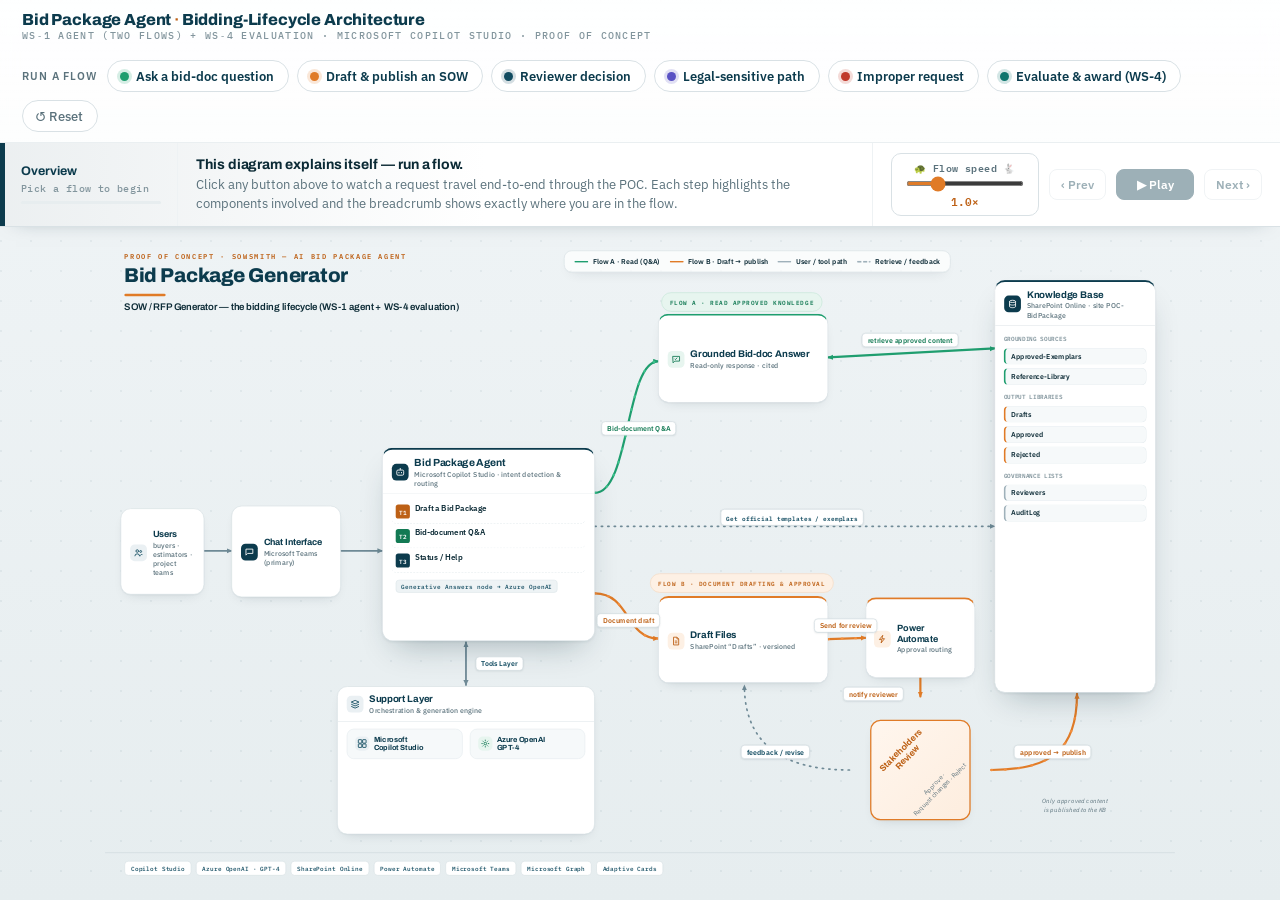
<file: SOWsmith/docs/assets/Bid-Package-Generator_Architecture_Diagram.html>
<!DOCTYPE html>
<html lang="en">
<head>
<meta charset="UTF-8" />
<meta name="viewport" content="width=device-width, initial-scale=1.0" />
<title>Bid Package Generator (SOW/RFP) — Interactive Architecture</title>
<link rel="preconnect" href="https://fonts.googleapis.com">
<link rel="preconnect" href="https://fonts.gstatic.com" crossorigin>
<link href="https://fonts.googleapis.com/css2?family=Archivo:wght@500;600;700;800&family=IBM+Plex+Mono:wght@400;500;600&family=IBM+Plex+Sans:wght@400;500;600;700&display=swap" rel="stylesheet">
<style>
  :root{
    --ink:#0B2A35; --navy:#0C3B4D; --navy-2:#114b60;
    --green:#1f9e6f; --green-deep:#137a54; --green-soft:#e7f5ef;
    --amber:#e07b27; --amber-deep:#bd6015; --amber-soft:#fdf0e4;
    --red:#c0392b; --indigo:#5a52c4;
    --line:#9fb1ba; --line-soft:#cdd8dd;
    --paper:#eef3f5; --card:#ffffff; --muted:#5b727c; --muted-2:#82959d; --border:#d9e1e5;
    --fx:#0C3B4D;
    --shadow:0 1px 2px rgba(11,42,53,.05), 0 8px 22px -12px rgba(11,42,53,.20);
    --shadow-lg:0 2px 4px rgba(11,42,53,.07), 0 24px 48px -20px rgba(11,42,53,.30);
  }
  *{box-sizing:border-box;}
  html,body{margin:0;padding:0;overflow-x:hidden;max-width:100%;}
  body{
    background:
      radial-gradient(circle at 1px 1px, rgba(12,59,77,.055) 1px, transparent 0) 0 0/30px 30px,
      linear-gradient(180deg,#f1f5f7 0%, #e6edef 100%);
    background-attachment:fixed;
    font-family:"IBM Plex Sans",sans-serif; color:var(--ink); min-height:100vh;
    -webkit-font-smoothing:antialiased;
  }

  /* ============ DOCK (controls) ============ */
  .dock{position:sticky;top:0;z-index:60;backdrop-filter:blur(8px);
        background:linear-gradient(180deg, rgba(255,255,255,.93), rgba(255,255,255,.82));
        border-bottom:1px solid var(--border);box-shadow:0 6px 20px -16px rgba(11,42,53,.5);}
  .topbar{display:flex;align-items:center;gap:18px;flex-wrap:wrap;padding:11px 22px 10px;}
  .brand{font-family:"Archivo",sans-serif;font-weight:800;font-size:16px;letter-spacing:-.01em;color:var(--navy);white-space:nowrap;}
  .brand b{color:var(--amber-deep);}
  .brand span{display:block;font-family:"IBM Plex Mono",monospace;font-size:9.5px;font-weight:500;letter-spacing:.14em;text-transform:uppercase;color:var(--muted-2);margin-top:1px;}
  .flowbtns{display:flex;align-items:center;gap:8px;flex-wrap:wrap;}
  .lead{font-size:11px;font-weight:600;color:var(--muted);text-transform:uppercase;letter-spacing:.08em;margin-right:2px;}
  .fbtn{font-family:"IBM Plex Sans",sans-serif;font-size:12.5px;font-weight:600;color:var(--navy);
        background:#fff;border:1px solid var(--border);border-radius:999px;padding:7px 14px 7px 12px;cursor:pointer;
        display:inline-flex;align-items:center;gap:7px;transition:all .16s ease;white-space:nowrap;}
  .fbtn .dot{width:9px;height:9px;border-radius:50%;background:var(--c);box-shadow:0 0 0 3px color-mix(in srgb,var(--c) 18%, transparent);}
  .fbtn:hover{transform:translateY(-1px);box-shadow:var(--shadow);border-color:var(--c);}
  .fbtn.active{background:var(--c);color:#fff;border-color:var(--c);box-shadow:0 6px 16px -8px var(--c);}
  .fbtn.active .dot{background:#fff;box-shadow:0 0 0 3px rgba(255,255,255,.3);}
  .fbtn.ask{--c:var(--green);} .fbtn.draft{--c:var(--amber);} .fbtn.decide{--c:var(--navy-2);}
  .fbtn.legal{--c:var(--indigo);} .fbtn.refuse{--c:var(--red);} .fbtn.evaluate{--c:#0f766e;}
  .fbtn.reset{--c:var(--muted);color:var(--muted);font-weight:500;}
  .fbtn.reset:hover{color:var(--navy);}

  /* narration bar */
  .narration{display:flex;align-items:stretch;gap:0;border-top:1px solid #eaeff1;flex-wrap:wrap;
             background:linear-gradient(90deg, color-mix(in srgb,var(--fx) 8%, #fff), #fff 38%);
             min-height:64px;padding:0;}
  .nar-accent{width:5px;background:var(--fx);flex:0 0 5px;transition:background .25s;}
  .nar-left{display:flex;flex-direction:column;justify-content:center;gap:4px;padding:10px 16px;border-right:1px solid #eef2f4;min-width:172px;}
  .flowchip{font-family:"Archivo",sans-serif;font-weight:700;font-size:12.5px;color:var(--fx);line-height:1.1;}
  .counter{font-family:"IBM Plex Mono",monospace;font-size:10px;font-weight:500;color:var(--muted-2);letter-spacing:.04em;}
  .progress{height:3px;border-radius:2px;background:#e7edef;overflow:hidden;width:140px;margin-top:2px;}
  .progress i{display:block;height:100%;width:0;background:var(--fx);border-radius:2px;transition:width .35s ease;}
  .nar-body{flex:1 1 360px;display:flex;flex-direction:column;justify-content:center;gap:3px;padding:9px 18px;min-width:0;}
  .nar-route{font-family:"IBM Plex Mono",monospace;font-size:10px;font-weight:600;letter-spacing:.02em;color:var(--fx);opacity:.92;display:none;}
  .nar-route:not(:empty){display:block;}
  .nar-body strong{font-family:"Archivo",sans-serif;font-weight:700;font-size:14px;color:var(--ink);letter-spacing:-.005em;}
  .nar-body span{font-size:12.5px;line-height:1.45;color:var(--muted);}
  .nar-ctrl{display:flex;align-items:center;gap:10px;padding:10px 18px;border-left:1px solid #eef2f4;flex-wrap:wrap;}
  .speed{display:flex;flex-direction:column;gap:3px;align-items:center;padding:4px 12px 5px;border:1px solid var(--border);
         border-radius:10px;background:#fff;}
  .speed label{font-family:"IBM Plex Mono",monospace;font-size:9.5px;font-weight:600;letter-spacing:.04em;color:var(--muted);white-space:nowrap;}
  .speed input[type=range]{width:118px;height:5px;accent-color:var(--amber);cursor:pointer;}
  .speed #speedVal{font-family:"IBM Plex Mono",monospace;font-size:10.5px;font-weight:600;color:var(--amber-deep);}
  .nbtn{font-family:"IBM Plex Sans",sans-serif;font-size:12px;font-weight:600;color:var(--navy);background:#fff;
        border:1px solid var(--border);border-radius:8px;padding:7px 11px;cursor:pointer;transition:all .14s;white-space:nowrap;}
  .nbtn:hover:not(:disabled){border-color:var(--fx);color:var(--fx);}
  .nbtn.play{background:var(--fx);color:#fff;border-color:var(--fx);min-width:78px;}
  .nbtn.play:hover{filter:brightness(1.08);color:#fff;}
  .nbtn:disabled{opacity:.4;cursor:not-allowed;}

  /* ============ STAGE ============ */
  .viewport{width:100%;overflow:hidden;padding-top:8px;}
  .stage{position:relative;width:1660px;height:1010px;transform-origin:top left;margin:0;transition:filter .3s;}

  svg.layer{position:absolute;inset:0;width:1660px;height:1010px;overflow:visible;pointer-events:none;}
  svg.wires{z-index:1;} svg.packets{z-index:5;}
  .wire{fill:none;stroke-linecap:round;stroke-linejoin:round;transition:opacity .3s;}
  .w-grey{stroke:#6f8a96;stroke-width:2.8;}
  .w-grey-dash{stroke:#6f8a96;stroke-width:2.6;stroke-dasharray:2 8;}
  .w-green{stroke:var(--green);stroke-width:3.4;}
  .w-amber{stroke:var(--amber);stroke-width:3.4;}
  .flow-dash{stroke-width:3.6;stroke-dasharray:1 20;opacity:.9;animation:flow var(--flow-dur,2.6s) linear infinite;}
  .flow-green{stroke:#3fc78f;} .flow-amber{stroke:#f59140;}
  @keyframes flow{to{stroke-dashoffset:-42;}}

  .packet .pk-halo{fill:currentColor;opacity:.28;}
  .packet .pk-core{fill:#fff;stroke:currentColor;stroke-width:3.5;}
  .packet{color:var(--fx);filter:drop-shadow(0 0 10px currentColor) drop-shadow(0 0 3px currentColor);}

  /* nodes */
  .node{position:absolute;z-index:2;background:var(--card);border:1px solid var(--border);border-radius:16px;
        box-shadow:var(--shadow);opacity:0;transform:translateY(10px);
        animation:rise .6s cubic-bezier(.2,.7,.3,1) forwards;transition:opacity .3s, filter .3s, box-shadow .3s, transform .25s;}
  @keyframes rise{to{opacity:1;transform:translateY(0);}}
  .node .hd{display:flex;align-items:center;gap:9px;padding:11px 14px 9px;border-bottom:1px solid var(--border);border-radius:16px 16px 0 0;}
  .node .ic{width:26px;height:26px;flex:0 0 26px;display:grid;place-items:center;border-radius:7px;}
  .node .ic svg{width:16px;height:16px;display:block;}
  .node .ti{font-family:"Archivo",sans-serif;font-weight:700;font-size:15px;letter-spacing:-.01em;line-height:1.1;color:var(--navy);}
  .node .sub{font-size:10.5px;color:var(--muted);font-weight:500;margin-top:2px;letter-spacing:.01em;}
  .node .bd{padding:11px 14px 13px;}
  .tag{display:inline-block;font-family:"IBM Plex Mono",monospace;font-size:9.5px;font-weight:500;letter-spacing:.02em;
       padding:2.5px 7px;border-radius:5px;background:#eef3f5;color:var(--navy-2);border:1px solid #dde6ea;}
  .acc-green{border-top:3px solid var(--green);} .acc-amber{border-top:3px solid var(--amber);} .acc-navy{border-top:3px solid var(--navy);}
  .ic-navy{background:var(--navy);color:#fff;} .ic-green{background:var(--green-soft);color:var(--green-deep);}
  .ic-amber{background:var(--amber-soft);color:var(--amber-deep);} .ic-slate{background:#eaf0f3;color:var(--navy-2);}

  .trow{display:flex;align-items:flex-start;gap:8px;padding:7px 6px;border-bottom:1px dashed #e4ebee;border-radius:7px;transition:background .2s,box-shadow .2s;}
  .trow:last-child{border-bottom:0;}
  .trow .n{font-family:"IBM Plex Mono",monospace;font-size:9.5px;font-weight:600;color:#fff;background:var(--navy);border-radius:4px;padding:2px 5px;flex:0 0 auto;margin-top:1px;}
  .trow .n.g{background:var(--green-deep);} .trow .n.a{background:var(--amber-deep);}
  .trow .tt{font-size:12px;font-weight:600;color:var(--ink);line-height:1.2;}
  .trow .td{font-size:10px;color:var(--muted);margin-top:1px;}

  .kbgroup{font-family:"IBM Plex Mono",monospace;font-size:9px;font-weight:600;letter-spacing:.08em;text-transform:uppercase;color:var(--muted-2);margin:10px 0 6px;}
  .kbgroup:first-child{margin-top:0;}
  .chip{display:flex;align-items:center;gap:7px;padding:6px 9px;border-radius:8px;background:#f6f9fa;border:1px solid #e6edf0;margin-bottom:5px;border-left-width:3px;transition:background .2s,box-shadow .2s,transform .2s;}
  .chip .cn{font-size:11px;font-weight:600;color:var(--ink);line-height:1.15;}
  .chip .cd{font-size:9.5px;color:var(--muted);}
  .chip.read{border-left-color:var(--green);} .chip.write{border-left-color:var(--amber);} .chip.meta{border-left-color:var(--line);}

  .subcard{background:#f6f9fa;border:1px solid #e6edf0;border-radius:11px;padding:10px 12px;transition:background .2s,box-shadow .2s;}
  .subcard .st{font-family:"Archivo",sans-serif;font-weight:700;font-size:12.5px;color:var(--navy);}
  .subcard .sd{font-size:10px;color:var(--muted);margin-top:2px;line-height:1.3;}

  .diamond{position:absolute;z-index:2;width:156px;height:156px;transform:rotate(45deg);
    background:linear-gradient(135deg,#fff6ee,#fdedde);border:2px solid var(--amber);border-radius:16px;
    box-shadow:var(--shadow);opacity:0;animation:rise .6s cubic-bezier(.2,.7,.3,1) forwards;transition:opacity .3s, box-shadow .3s, transform .25s;}
  .diamond .inner{position:absolute;inset:0;transform:rotate(-45deg);display:grid;place-items:center;text-align:center;padding:6px;}
  .diamond .dt{font-family:"Archivo",sans-serif;font-weight:700;font-size:13.5px;color:var(--amber-deep);line-height:1.1;}
  .diamond .dd{font-size:9.5px;color:var(--muted);margin-top:4px;line-height:1.3;}

  .lab{position:absolute;z-index:3;transform:translate(-50%,-50%);font-size:10.5px;font-weight:600;
       background:#ffffff;padding:3px 8px;border-radius:6px;white-space:nowrap;transition:opacity .3s;
       border:1px solid var(--line-soft);box-shadow:0 1px 3px rgba(11,42,53,.10);}
  .lab.g{color:var(--green-deep);} .lab.a{color:var(--amber-deep);} .lab.k{color:var(--navy-2);font-weight:600;}
  .lab.mono{font-family:"IBM Plex Mono",monospace;font-size:9.5px;}
  .band{position:absolute;z-index:3;transform:translate(-50%,-50%);font-family:"IBM Plex Mono",monospace;
        font-size:10px;font-weight:600;letter-spacing:.1em;text-transform:uppercase;padding:5px 12px;border-radius:20px;transition:opacity .3s;}
  .band.g{color:var(--green-deep);background:var(--green-soft);border:1px solid #c4e7d7;}
  .band.a{color:var(--amber-deep);background:var(--amber-soft);border:1px solid #f4d9bf;}
  .caption{position:absolute;z-index:3;transform:translate(-50%,-50%);text-align:center;font-size:10px;font-style:italic;color:var(--muted);line-height:1.35;transition:opacity .3s;}

  /* title + legend (kept for print/slide) */
  .title{position:absolute;left:30px;top:22px;width:630px;z-index:4;}
  .title .kick{font-family:"IBM Plex Mono",monospace;font-size:11px;font-weight:600;letter-spacing:.16em;color:var(--amber-deep);text-transform:uppercase;}
  .title h1{font-family:"Archivo",sans-serif;font-weight:800;font-size:31px;line-height:1.02;letter-spacing:-.02em;color:var(--navy);margin:7px 0 0;}
  .title .rule{width:64px;height:4px;background:var(--amber);border-radius:2px;margin:11px 0 9px;}
  .title h2{font-family:"Archivo",sans-serif;font-weight:600;font-size:15px;color:var(--ink);margin:0;letter-spacing:-.01em;}
  .legend{position:absolute;left:712px;top:24px;z-index:4;display:flex;gap:15px;align-items:center;
          background:rgba(255,255,255,.72);border:1px solid var(--border);border-radius:12px;padding:9px 15px;box-shadow:var(--shadow);}
  .legend .li{display:flex;align-items:center;gap:7px;font-size:10.5px;font-weight:600;color:var(--ink);}
  .legend .sw{width:22px;height:0;border-top-width:3px;border-top-style:solid;border-radius:2px;}
  .legend .sw.g{border-color:var(--green);} .legend .sw.a{border-color:var(--amber);}
  .legend .sw.s{border-color:var(--line);} .legend .sw.d{border-color:var(--line);border-top-style:dashed;}

  .footer{position:absolute;left:0;top:958px;width:1660px;height:48px;z-index:4;display:flex;align-items:center;justify-content:space-between;padding:0 30px;border-top:1px solid var(--line-soft);}
  .stackchips{display:flex;gap:7px;flex-wrap:wrap;}
  .schip{font-family:"IBM Plex Mono",monospace;font-size:10px;font-weight:500;color:var(--navy-2);background:#fff;border:1px solid var(--border);border-radius:6px;padding:4px 9px;}
  .srcnote{font-size:10.5px;color:var(--muted);text-align:right;line-height:1.4;}
  .srcnote b{color:var(--navy);font-weight:600;}

  /* ============ FOCUS / HIGHLIGHT STATES ============ */
  /* Dimmed (not active) elements stay clearly READABLE — the active path simply pops above them. */
  .stage.focus .node, .stage.focus .diamond{opacity:.34;box-shadow:none;filter:saturate(.7);}
  .stage.focus .wire{opacity:.2;}
  .stage.focus .lab, .stage.focus .band, .stage.focus .caption{opacity:.3;}
  .stage.focus .flow-dash{opacity:0;}
  .stage.focus .legend, .stage.focus .title, .stage.focus .footer{opacity:.85;}

  .node.lit{opacity:1 !important;filter:none !important;box-shadow:var(--shadow) !important;}
  .node.hl{opacity:1 !important;filter:none !important;outline:2.5px solid var(--fx);outline-offset:2px;
           box-shadow:var(--shadow-lg), 0 0 30px -6px color-mix(in srgb,var(--fx) 60%, transparent) !important;
           transform:translateY(-3px);animation:none;}
  .diamond.hl{opacity:1 !important;filter:none !important;outline:2.5px solid var(--fx);outline-offset:2px;
           box-shadow:var(--shadow-lg), 0 0 30px -6px color-mix(in srgb,var(--fx) 60%, transparent) !important;
           transform:rotate(45deg) scale(1.05);}
  .wire.hl{opacity:1 !important;stroke-width:5;filter:drop-shadow(0 0 5px color-mix(in srgb,var(--fx) 75%, transparent));}
  .chip.hl{opacity:1 !important;background:color-mix(in srgb,var(--fx) 16%, #fff);outline:2.5px solid var(--fx);outline-offset:-1px;box-shadow:0 8px 20px -8px color-mix(in srgb,var(--fx) 70%, transparent);transform:translateX(2px);}
  .trow.hl{background:color-mix(in srgb,var(--fx) 12%, #fff);box-shadow:inset 3px 0 0 var(--fx);}
  .subcard.hl{background:color-mix(in srgb,var(--fx) 10%, #fff);outline:2px solid var(--fx);}

  .node:not(.hl):hover{transform:translateY(-2px);box-shadow:var(--shadow-lg);}

  /* ============ HOVER-FOR-DETAIL (cleaner boxes) ============ */
  /* Descriptions live in a tooltip on hover. Boxes show names/structure only. */
  .node .bd .sub, .trow .td, .chip .cd, .subcard .sd{display:none;}
  /* simple boxes become compact header-only cards (details on hover) */
  .node[data-node="users"], .node[data-node="teams"], .node[data-node="grounded"],
  .node[data-node="draft"], .node[data-node="pa"]{display:flex;align-items:center;}
  .node[data-node="users"] .hd, .node[data-node="teams"] .hd, .node[data-node="grounded"] .hd,
  .node[data-node="draft"] .hd, .node[data-node="pa"] .hd{border-bottom:0;width:100%;}
  .node[data-node="users"] .bd, .node[data-node="teams"] .bd, .node[data-node="grounded"] .bd,
  .node[data-node="draft"] .bd, .node[data-node="pa"] .bd{display:none;}
  [data-tip]{cursor:help;}
  .node[data-tip]:hover, .diamond[data-tip]:hover, .subcard[data-tip]:hover{outline:1.5px solid color-mix(in srgb,var(--navy) 35%, transparent);outline-offset:2px;}
  #tip{position:fixed;z-index:200;max-width:300px;background:linear-gradient(180deg,#0e4456,#0b3445);
       color:#eaf2f5;font-family:"IBM Plex Sans",sans-serif;font-size:12px;line-height:1.5;padding:11px 13px;
       border-radius:11px;box-shadow:0 16px 36px -10px rgba(11,42,53,.6);pointer-events:none;opacity:0;
       transform:translateY(4px);transition:opacity .12s ease, transform .12s ease;border:1px solid rgba(255,255,255,.08);}
  #tip.show{opacity:1;transform:translateY(0);}
  #tip b{color:#fff;display:block;font-family:"Archivo",sans-serif;font-size:12.5px;margin-bottom:3px;}
  #tip .tip-kicker{color:#9fc7d4;font-family:"IBM Plex Mono",monospace;font-size:9px;letter-spacing:.1em;text-transform:uppercase;display:block;margin-bottom:5px;}

  .hint{position:fixed;right:14px;bottom:12px;font-size:11px;color:var(--muted-2);font-family:"IBM Plex Mono",monospace;z-index:50;}
  @media print{
    .dock,.hint{display:none !important;}
    body{background:#fff;}
    .stage.focus .node,.stage.focus .diamond,.stage.focus .wire,.stage.focus .lab,.stage.focus .band,.stage.focus .caption{opacity:1 !important;filter:none !important;}
  }
</style>
</head>
<body>

<!-- ============ CONTROLS DOCK ============ -->
<div class="dock">
  <div class="topbar">
    <div class="brand">Bid Package Agent <b>·</b> Bidding-Lifecycle Architecture<span>WS‑1 agent (two flows) + WS‑4 evaluation · Microsoft Copilot Studio · Proof of Concept</span></div>
    <div class="flowbtns">
      <span class="lead">Run a flow</span>
      <button class="fbtn ask"    data-flow="ask"    title="Read path: a user asks about a past bid package or standard clause"><span class="dot"></span>Ask a bid-doc question</button>
      <button class="fbtn draft"  data-flow="draft"  title="Write path: project brief → grounded draft → approval → published"><span class="dot"></span>Draft &amp; publish an SOW</button>
      <button class="fbtn decide" data-flow="decide" title="The three reviewer outcomes"><span class="dot"></span>Reviewer decision</button>
      <button class="fbtn legal"  data-flow="legal"  title="Safety rails: non-standard commercial/legal terms routing"><span class="dot"></span>Legal-sensitive path</button>
      <button class="fbtn refuse" data-flow="refuse" title="Responsible-AI: refusing an improper request"><span class="dot"></span>Improper request</button>
      <button class="fbtn evaluate" data-flow="evaluate" title="WS-4: compare bidder responses → recommend an award (a human approves)"><span class="dot"></span>Evaluate &amp; award (WS-4)</button>
      <button class="fbtn reset" id="resetBtn" title="Clear and return to overview">↺ Reset</button>
    </div>
  </div>
  <div class="narration" id="narration">
    <div class="nar-accent" id="narAccent"></div>
    <div class="nar-left">
      <span class="flowchip" id="flowChip">Overview</span>
      <span class="counter" id="counter">Pick a flow to begin</span>
      <div class="progress"><i id="progBar"></i></div>
    </div>
    <div class="nar-body">
      <span class="nar-route" id="stepRoute"></span>
      <strong id="stepTitle">This diagram explains itself — run a flow.</strong>
      <span id="stepText">Click any button above to watch a request travel end-to-end through the POC. Each step highlights the components involved and the breadcrumb shows exactly where you are in the flow.</span>
    </div>
    <div class="nar-ctrl">
      <div class="speed" title="Drag to slow down or speed up the request flow for demos">
        <label for="speed">🐢 Flow speed 🐇</label>
        <input type="range" id="speed" min="0.4" max="3" step="0.1" value="1" />
        <span id="speedVal">1.0×</span>
      </div>
      <button class="nbtn" id="prevBtn" disabled>‹ Prev</button>
      <button class="nbtn play" id="playBtn" disabled>▶ Play</button>
      <button class="nbtn" id="nextBtn" disabled>Next ›</button>
    </div>
  </div>
</div>

<div class="viewport">
  <div class="stage" id="stage">

    <div class="title">
      <div class="kick">Proof of Concept · SOWsmith — AI Bid Package Agent</div>
      <h1>Bid Package Generator</h1>
      <div class="rule"></div>
      <h2>SOW / RFP Generator — the bidding lifecycle (WS‑1 agent + WS‑4 evaluation)</h2>
    </div>

    <div class="legend">
      <div class="li"><span class="sw g"></span>Flow A · Read (Q&amp;A)</div>
      <div class="li"><span class="sw a"></span>Flow B · Draft → publish</div>
      <div class="li"><span class="sw s"></span>User / tool path</div>
      <div class="li"><span class="sw d"></span>Retrieve / feedback</div>
    </div>

    <!-- WIRES -->
    <svg class="layer wires" viewBox="0 0 1660 1010">
      <defs>
        <marker id="ah-grey" markerWidth="11" markerHeight="11" refX="7.5" refY="4" orient="auto-start-reverse" markerUnits="userSpaceOnUse"><path d="M0,0 L9,4 L0,8 Z" fill="#6f8a96"/></marker>
        <marker id="ah-green" markerWidth="10" markerHeight="10" refX="7.5" refY="4" orient="auto-start-reverse" markerUnits="userSpaceOnUse"><path d="M0,0 L9,4 L0,8 Z" fill="#1f9e6f"/></marker>
        <marker id="ah-amber" markerWidth="10" markerHeight="10" refX="7.5" refY="4" orient="auto-start-reverse" markerUnits="userSpaceOnUse"><path d="M0,0 L9,4 L0,8 Z" fill="#e07b27"/></marker>
      </defs>
      <path id="w1"  class="wire w-grey"      d="M154,490 L196,490" marker-end="url(#ah-grey)"/>
      <path id="w2"  class="wire w-grey"      d="M366,490 L430,490" marker-end="url(#ah-grey)"/>
      <path id="w3"  class="wire w-green"     d="M760,400 C814,400 808,196 858,196" marker-end="url(#ah-green)"/>
      <path        class="wire flow-dash flow-green" d="M760,400 C814,400 808,196 858,196"/>
      <path id="w4"  class="wire w-green"     d="M1122,190 L1380,176" marker-start="url(#ah-green)" marker-end="url(#ah-green)"/>
      <path id="w5"  class="wire w-amber"     d="M760,556 C814,556 808,626 858,626" marker-end="url(#ah-amber)"/>
      <path        class="wire flow-dash flow-amber" d="M760,556 C814,556 808,626 858,626"/>
      <path id="w6"  class="wire w-amber"     d="M1122,627 L1180,625" marker-end="url(#ah-amber)"/>
      <path        class="wire flow-dash flow-amber" d="M1122,627 L1180,625"/>
      <path id="w7"  class="wire w-grey-dash" d="M760,452 L1380,452" marker-end="url(#ah-grey)"/>
      <path id="w8"  class="wire w-amber"     d="M1265,687 L1265,716" marker-end="url(#ah-amber)"/>
      <path id="w9"  class="wire w-amber"     d="M1375,830 C1466,830 1508,800 1508,712" marker-end="url(#ah-amber)"/>
      <path        class="wire flow-dash flow-amber" d="M1375,830 C1466,830 1508,800 1508,712"/>
      <path id="w10" class="wire w-grey-dash" d="M1155,830 C1052,830 992,790 992,699" marker-end="url(#ah-grey)"/>
      <path id="w11" class="wire w-grey"      d="M560,632 L560,698" marker-start="url(#ah-grey)" marker-end="url(#ah-grey)"/>
    </svg>
    <svg class="layer packets" id="packets" viewBox="0 0 1660 1010"></svg>

    <!-- WIRE LABELS -->
    <div class="lab g" style="left:828px;top:300px;">Bid-document Q&amp;A</div>
    <div class="lab g" style="left:1249px;top:163px;">retrieve approved content</div>
    <div class="lab a" style="left:812px;top:598px;">Document draft</div>
    <div class="lab a" style="left:1149px;top:606px;">Send for review</div>
    <div class="lab k mono" style="left:1066px;top:438px;">Get official templates / exemplars</div>
    <div class="lab a" style="left:1192px;top:712px;">notify reviewer</div>
    <div class="lab a" style="left:1470px;top:802px;">approved → publish</div>
    <div class="lab k" style="left:1040px;top:802px;">feedback / revise</div>
    <div class="lab k" style="left:612px;top:665px;">Tools Layer</div>

    <div class="band g" style="left:988px;top:104px;">Flow A · Read approved knowledge</div>
    <div class="band a" style="left:988px;top:540px;">Flow B · Document drafting &amp; approval</div>
    <div class="caption" style="left:1505px;top:885px;width:200px;">Only approved content<br/>is published to the KB</div>

    <!-- NODES -->
    <div class="node" data-node="users" data-tip="The people who use the agent — SOWsmith buyers, estimators and project teams. They either ask a question about a past bid package or the standard clause library (Flow A), or request a brand-new SOW or RFP draft (Flow B)." style="left:24px;top:424px;width:130px;height:134px;animation-delay:.02s;">
      <div class="hd" style="border-bottom:0;padding-bottom:6px;">
        <span class="ic ic-slate"><svg viewBox="0 0 24 24" fill="none" stroke="currentColor" stroke-width="2"><circle cx="9" cy="8" r="3"/><path d="M3.5 20a5.5 5.5 0 0 1 11 0"/><circle cx="17" cy="9" r="2.2"/><path d="M15.5 20a4 4 0 0 1 5.5-3.7"/></svg></span>
        <div><div class="ti" style="font-size:14px;">Users</div><div class="sub">buyers · estimators · project teams</div></div>
      </div>
      <div class="bd" style="padding-top:2px;"><div class="sub" style="line-height:1.45;">Ask about a past bid package or request a new SOW/RFP draft.</div></div>
    </div>

    <div class="node" data-node="teams" data-tip="Where people talk to the agent. Microsoft Teams is the default channel; the same Copilot Studio agent can also be published to web chat, a custom canvas, or other channels. Carries the Adaptive Card input form, the agent's grounded replies, and the reviewer's approval prompts." style="left:196px;top:420px;width:170px;height:142px;animation-delay:.07s;">
      <div class="hd">
        <span class="ic ic-navy"><svg viewBox="0 0 24 24" fill="none" stroke="currentColor" stroke-width="2"><path d="M4 5h16v10H8l-4 4z"/></svg></span>
        <div><div class="ti" style="font-size:14px;">Chat Interface</div><div class="sub">Microsoft Teams (primary)</div></div>
      </div>
      <div class="bd" style="padding-top:9px;"><div class="sub" style="line-height:1.5;">Teams is the default channel; can also publish to web chat or other channels.</div></div>
    </div>

    <div class="node acc-navy" data-node="agent" data-tip="The Bid Package Agent, built in Microsoft Copilot Studio. It detects the user's intent and routes to one of three topics — T1 Draft a Bid Package (the generator, Flow B); T2 Bid-document Q&A, using Retrieval-Augmented Generation (RAG) over prior bid packages and the clause library (Flow A); T3 Status / Help. Text generation runs in a Generative Answers node backed by Azure OpenAI." style="left:430px;top:330px;width:330px;height:300px;box-shadow:var(--shadow-lg);animation-delay:.12s;">
      <div class="hd">
        <span class="ic ic-navy"><svg viewBox="0 0 24 24" fill="none" stroke="currentColor" stroke-width="2"><rect x="4" y="7" width="16" height="12" rx="3"/><path d="M12 7V4"/><circle cx="12" cy="3.4" r="1.2" fill="currentColor" stroke="none"/><circle cx="9" cy="13" r="1.3" fill="currentColor" stroke="none"/><circle cx="15" cy="13" r="1.3" fill="currentColor" stroke="none"/></svg></span>
        <div><div class="ti" style="font-size:16px;">Bid Package Agent</div><div class="sub">Microsoft Copilot Studio · intent detection &amp; routing</div></div>
      </div>
      <div class="bd" style="padding-top:8px;">
        <div class="trow" data-topic="t1"><span class="n a">T1</span><div><div class="tt">Draft a Bid Package</div><div class="td">the generator → Flow B</div></div></div>
        <div class="trow" data-topic="t2"><span class="n g">T2</span><div><div class="tt">Bid-document Q&amp;A</div><div class="td">Retrieval-Augmented Generation over prior bids &amp; clause library → Flow A</div></div></div>
        <div class="trow" data-topic="t3"><span class="n">T3</span><div><div class="tt">Status / Help</div><div class="td">draft status &amp; guidance</div></div></div>
        <div style="margin-top:9px;padding-left:6px;"><span class="tag">Generative Answers node → Azure OpenAI</span></div>
      </div>
    </div>

    <div class="node acc-green" data-node="grounded" data-tip="A read-only, cited answer composed from prior bid packages and the clause library. The agent never guesses — every answer is grounded in the Reference-Library and links back to its sources. Nothing is written or changed (this is the read path, Flow A)." style="left:858px;top:122px;width:264px;height:138px;animation-delay:.2s;">
      <div class="hd">
        <span class="ic ic-green"><svg viewBox="0 0 24 24" fill="none" stroke="currentColor" stroke-width="2"><path d="M4 5h16v11H9l-4 4z"/><path d="M8.5 10.5l2 2 4-4.5"/></svg></span>
        <div><div class="ti">Grounded Bid-doc Answer</div><div class="sub">Read-only response · cited</div></div>
      </div>
      <div class="bd" style="padding-top:9px;"><div class="sub" style="line-height:1.5;">Natural-language answer with citations back to source. <b style="color:var(--green-deep);">No content updated.</b></div></div>
    </div>

    <div class="node acc-amber" data-node="draft" data-tip="The new SOW (or RFP) draft the agent generates — seven fixed sections plus a machine-readable version footer. It is saved to the SharePoint 'Drafts' library, which is what triggers the approval workflow (this is the write path, Flow B)." style="left:858px;top:560px;width:264px;height:135px;animation-delay:.26s;">
      <div class="hd">
        <span class="ic ic-amber"><svg viewBox="0 0 24 24" fill="none" stroke="currentColor" stroke-width="2"><path d="M6 3h8l4 4v14H6z"/><path d="M14 3v4h4"/><path d="M9 12h6M9 16h6"/></svg></span>
        <div><div class="ti">Draft Files</div><div class="sub">SharePoint “Drafts” · versioned</div></div>
      </div>
      <div class="bd" style="padding-top:9px;"><div class="sub" style="line-height:1.5;">Seven-section SOW/RFP draft saved with a version footer. <b style="color:var(--amber-deep);">Content updated.</b></div></div>
    </div>

    <div class="node acc-amber" data-node="pa" data-tip="Microsoft Power Automate. Triggered when a draft is saved, it parses the footer, looks up the right reviewer, posts an approval card in Microsoft Teams, moves the file based on the decision, and logs everything — with retries and error handling (a 10-action flow)." style="left:1180px;top:562px;width:170px;height:125px;animation-delay:.3s;">
      <div class="hd" style="padding:10px 12px 8px;">
        <span class="ic ic-amber"><svg viewBox="0 0 24 24" fill="none" stroke="currentColor" stroke-width="2"><path d="M13 3L5 13h6l-2 8 8-10h-6z" stroke-linejoin="round"/></svg></span>
        <div><div class="ti" style="font-size:14px;">Power Automate</div><div class="sub">Approval routing</div></div>
      </div>
      <div class="bd" style="padding:10px 12px;"><div class="sub" style="line-height:1.5;">Trigger on file create · 10 actions · retries · audit log</div></div>
    </div>

    <div class="diamond" data-node="review" data-tip="The human-in-the-loop checkpoint. A reviewer receives an Adaptive Card in Microsoft Teams and chooses Approve, Request changes, or Reject. Every bid package is approved by a person before it is issued — the safeguard at the heart of the design." style="left:1187px;top:752px;animation-delay:.36s;">
      <div class="inner"><div class="dt">Stakeholders<br/>Review</div><div class="dd">Approve ·<br/>Request changes · Reject</div></div>
    </div>

    <div class="node acc-navy" data-node="kb" data-tip="The SharePoint Online knowledge base the agent grounds on. Grounding sources — Approved-Exemplars (3–5 gold-standard SOWs that feed the generator) and Reference-Library (prior bid packages + the clause library that feed Q&A). Output libraries — Drafts, Approved, Rejected. Governance lists — Reviewers and AuditLog (the full audit trail)." style="left:1380px;top:70px;width:250px;height:640px;box-shadow:var(--shadow-lg);animation-delay:.16s;">
      <div class="hd">
        <span class="ic ic-navy"><svg viewBox="0 0 24 24" fill="none" stroke="currentColor" stroke-width="2"><ellipse cx="12" cy="6" rx="7" ry="2.6"/><path d="M5 6v12c0 1.4 3.1 2.6 7 2.6s7-1.2 7-2.6V6"/><path d="M5 12c0 1.4 3.1 2.6 7 2.6s7-1.2 7-2.6"/></svg></span>
        <div><div class="ti">Knowledge Base</div><div class="sub">SharePoint Online · site POC-BidPackage</div></div>
      </div>
      <div class="bd" style="padding:12px 13px 14px;">
        <div class="kbgroup">Grounding sources</div>
        <div class="chip read" data-chip="exemplars"><div><div class="cn">Approved-Exemplars</div><div class="cd">3–5 gold-standard → feeds generator</div></div></div>
        <div class="chip read" data-chip="reference"><div><div class="cn">Reference-Library</div><div class="cd">prior bids + clause library → feeds Q&amp;A</div></div></div>
        <div class="kbgroup">Output libraries</div>
        <div class="chip write" data-chip="drafts"><div><div class="cn">Drafts</div><div class="cd">versioned · triggers the flow</div></div></div>
        <div class="chip write" data-chip="approved"><div><div class="cn">Approved</div><div class="cd">published · version incremented</div></div></div>
        <div class="chip write" data-chip="rejected"><div><div class="cn">Rejected</div><div class="cd">author may resubmit</div></div></div>
        <div class="kbgroup">Governance lists</div>
        <div class="chip meta" data-chip="reviewers"><div><div class="cn">Reviewers</div><div class="cd">ServiceType · Reviewer · LegalReviewer</div></div></div>
        <div class="chip meta" data-chip="auditlog"><div><div class="cn">AuditLog</div><div class="cd">every action logged · auditable</div></div></div>
      </div>
    </div>

    <div class="node" data-node="support" data-tip="The orchestration and generation engine behind the agent: Microsoft Copilot Studio for orchestration, and Azure OpenAI (GPT-4) for the language generation. Hover each tool for details." style="left:360px;top:700px;width:400px;height:230px;animation-delay:.34s;">
      <div class="hd">
        <span class="ic ic-slate"><svg viewBox="0 0 24 24" fill="none" stroke="currentColor" stroke-width="2"><path d="M3 7l9-4 9 4-9 4z"/><path d="M3 12l9 4 9-4"/><path d="M3 17l9 4 9-4"/></svg></span>
        <div><div class="ti" style="font-size:15px;">Support Layer</div><div class="sub">Orchestration &amp; generation engine</div></div>
      </div>
      <div class="bd" style="display:flex;gap:11px;padding-top:11px;">
        <div class="subcard" data-chip="copilot" data-tip="Microsoft Copilot Studio — orchestrates the agent: topics, intent routing, Adaptive Cards, and the knowledge-source wiring to SharePoint. This is where the agent itself is built (low-code, no custom hosting)." style="flex:1;">
          <div style="display:flex;align-items:center;gap:7px;"><span class="ic ic-slate" style="width:22px;height:22px;flex:0 0 22px;"><svg viewBox="0 0 24 24" fill="none" stroke="currentColor" stroke-width="2"><rect x="3" y="3" width="8" height="8" rx="1"/><rect x="13" y="3" width="8" height="8" rx="1"/><rect x="3" y="13" width="8" height="8" rx="1"/><rect x="13" y="13" width="8" height="8" rx="1"/></svg></span>
            <div class="st" style="font-size:11.5px;line-height:1.1;">Microsoft<br/>Copilot Studio</div></div>
          <div class="sd">Agent orchestration · topics · Adaptive Cards</div>
        </div>
        <div class="subcard" data-chip="openai" data-tip="Azure OpenAI (GPT-4) — does the drafting, summarizing and rewriting, governed by the production system prompt and its safety rails. It runs inside the Microsoft 365 tenant for data security." style="flex:1;">
          <div style="display:flex;align-items:center;gap:7px;"><span class="ic ic-green" style="width:22px;height:22px;flex:0 0 22px;"><svg viewBox="0 0 24 24" fill="none" stroke="currentColor" stroke-width="2"><circle cx="12" cy="12" r="3"/><path d="M12 3v3M12 18v3M3 12h3M18 12h3M5.6 5.6l2.1 2.1M16.3 16.3l2.1 2.1M18.4 5.6l-2.1 2.1M7.7 16.3l-2.1 2.1"/></svg></span>
            <div class="st" style="font-size:11.5px;line-height:1.1;">Azure OpenAI<br/>GPT-4</div></div>
          <div class="sd">Drafting · summarizing · rewriting (system prompt + safety rails)</div>
        </div>
      </div>
    </div>

    <div class="footer">
      <div class="stackchips">
        <span class="schip">Copilot Studio</span><span class="schip">Azure OpenAI · GPT-4</span><span class="schip">SharePoint Online</span>
        <span class="schip">Power Automate</span><span class="schip">Microsoft Teams</span><span class="schip">Microsoft Graph</span><span class="schip">Adaptive Cards</span>
      </div>
    </div>

  </div>
</div>

<div id="tip"></div>
<script>
/* ============================= FLOW DEFINITIONS ============================= */
const C = { green:'#1f9e6f', amber:'#e07b27', navy:'#114b60', indigo:'#5a52c4', red:'#c0392b', teal:'#0f766e' };

const FLOWS = {
  ask: { name:'Flow A · Ask a Bid-document Question', color:C.green, steps:[
    { nodes:['users','teams'], wires:['w1','w2'], title:'1 · User asks a question in Teams',
      text:'A SOWsmith buyer opens the agent in Microsoft Teams and types a plain-English question about a past bid package or the clause library — e.g. “What’s our standard exclusions clause for pipeline SOWs?”' },
    { nodes:['agent'], topic:'t2', title:'2 · Intent routing → Topic 2 (Bid-document Q&A)',
      text:'Copilot Studio detects the intent and routes the request to Topic 2 — Bid-document Q&A, the read-only Retrieval-Augmented Generation (RAG) topic. No drafting takes place on this path.' },
    { nodes:['agent','support'], chips:['openai'], wires:['w11'], title:'3 · Generative Answers node calls Azure OpenAI',
      text:'The topic’s Generative Answers node invokes Azure OpenAI (GPT-4) to interpret the question and compose a grounded answer.' },
    { nodes:['kb'], chips:['reference'], wires:[{id:'w4',rev:true}], title:'4 · Retrieval-Augmented Generation over the Reference-Library',
      text:'Retrieval-Augmented Generation pulls the most relevant passages from the broad Reference-Library — prior bid packages and the standard clause library — so the answer is anchored in real, approved content.' },
    { nodes:['grounded'], wires:['w3'], title:'5 · Grounded answer assembled, with citations',
      text:'The agent builds a grounded answer that cites the source documents it used. Because it is scoped to approved bid documents, it never guesses.' },
    { nodes:['teams','users'], wires:[{id:'w2',rev:true},{id:'w1',rev:true}], title:'6 · Answer delivered in Teams (read-only)',
      text:'The cited answer appears in the user’s Teams chat. Nothing is written and no version changes — Flow A is strictly read-only. Done.' },
  ]},

  draft: { name:'Flow B · Draft & Publish a Bid Package', color:C.amber, steps:[
    { nodes:['users','teams'], wires:['w1','w2'], title:'1 · Submit a project brief via an Adaptive Card',
      text:'A buyer submits a short project brief through an Adaptive Card in Teams: service type, document type (SOW/RFP), project context (3–5 sentences) and any special requirements.' },
    { nodes:['agent'], topic:'t1', title:'2 · Intent routing → Topic 1 (Draft a Bid Package)',
      text:'Trigger phrases like “draft a bid package” or “create an SOW” route the request to Topic 1 — the generator that owns the write path.' },
    { nodes:['agent','support'], chips:['openai'], wires:['w11'], title:'3 · Generative Answers node + production system prompt',
      text:'The Generative Answers node calls Azure OpenAI (GPT-4) using the production system prompt — seven fixed sections, hard grounding rules, and built-in Legal/Contracts safety rails.' },
    { nodes:['kb'], chips:['exemplars'], wires:['w7'], title:'4 · Grounded on Approved-Exemplars ONLY',
      text:'The critical scoping move: generation is scoped to the Approved-Exemplars library (3–5 gold-standard SOWs). The model copies their house style and structure — never inventing prices, quantities or facts.' },
    { nodes:['draft'], chips:['drafts'], wires:['w5'], title:'5 · Seven-section SOW/RFP draft saved to Drafts',
      text:'A structurally compliant SOW (or RFP) is written to the SharePoint Drafts library — versioned, with a machine-readable footer carrying the service type, document type and review status.' },
    { nodes:['pa'], chips:['reviewers'], wires:['w6'], title:'6 · File creation triggers Power Automate',
      text:'Saving the file fires the Power Automate flow. It reads the file, parses the footer, and looks up the correct reviewer for this service type in the Reviewers list.' },
    { nodes:['review'], wires:['w8'], title:'7 · Reviewer notified in Teams, flow waits',
      text:'Power Automate posts an Adaptive Card to the reviewer — service type, document type, author, a 500-character preview, and Approve / Request changes / Reject buttons — then waits for the response.' },
    { nodes:['kb'], chips:['approved','auditlog'], wires:['w9'], title:'8 · Approve → published + logged',
      text:'On Approve, the draft moves to the Approved library, its version is incremented, and every detail is written to AuditLog. The publish path is complete.' },
    { nodes:['users','teams','agent','draft','pa','review','kb'], title:'9 · End-to-end: brief → draft → human approval → published',
      text:'A short project brief became a house-style SOW in minutes instead of days — with a human approving every bid package and a full audit trail behind it. Five of these during the POC = success.' },
  ]},

  decide: { name:'Reviewer Decision · 3 Outcomes', color:C.navy, steps:[
    { nodes:['review'], title:'A draft is awaiting review',
      text:'When the reviewer answers the Adaptive Card, a Switch action in Power Automate branches on their choice. There are exactly three outcomes — each fully logged.' },
    { nodes:['kb','review'], chips:['approved','auditlog'], wires:['w9'], color:C.green, title:'① Approve → Approved library',
      text:'The file moves to the Approved library, the version is incremented to a published revision, and the action is recorded in AuditLog. This is the only way content gets published.' },
    { nodes:['draft','review'], chips:['drafts'], wires:[{id:'w10'}], color:C.amber, title:'② Request changes → back to Drafts',
      text:'Reviewer comments are posted to the author in Teams and the file stays in Drafts. The author revises and resubmits — the feedback / revise loop. (Target: ≤ 2 rounds.)' },
    { nodes:['kb','review'], chips:['rejected','auditlog'], color:C.red, title:'③ Reject → Rejected library',
      text:'The draft moves to the Rejected library and the author is notified; they may start fresh. Errors and timeouts are logged too (Action = ERROR), so nothing fails silently.' },
  ]},

  legal: { name:'Legal-Sensitive Path · Safety Rails', color:C.indigo, steps:[
    { nodes:['users','teams'], wires:['w1','w2'], title:'1 · A request with non-standard terms',
      text:'A buyer requests an SOW that includes liquidated damages for late completion and an indemnification clause for third-party damage — non-standard commercial/legal terms.' },
    { nodes:['agent','support'], chips:['openai'], topic:'t1', wires:['w11'], title:'2 · Safety rails engage in the system prompt',
      text:'The prompt’s safety rails detect a legal trigger (liquidated damages, indemnification, bonding, retainage, warranty, insurance limits, non-standard payment terms). The model still drafts — but leaves those terms as bracketed placeholders.' },
    { nodes:['draft'], chips:['drafts'], wires:['w5'], title:'3 · Footer stamped LEGAL REVIEW REQUIRED',
      text:'The version footer is set to REVIEW STATUS: LEGAL REVIEW REQUIRED and OPEN QUESTIONS lists what needs Legal/Contracts sign-off. The draft lands in Drafts like any other.' },
    { nodes:['pa'], chips:['reviewers'], wires:['w6'], title:'4 · Conditional routing in Power Automate',
      text:'Power Automate parses the footer. A Condition sees LEGAL REVIEW REQUIRED and routes to the LegalReviewerEmail instead of the standard reviewer (optionally CC-ing them).' },
    { nodes:['review'], wires:['w8'], title:'5 · Legal/Contracts reviewer makes the call',
      text:'The Legal/Contracts reviewer receives the Adaptive Card in Teams. Because no specific commercial terms were auto-filled, a human decides — responsible-AI by design.' },
  ]},

  refuse: { name:'Improper Request · Refusal', color:C.red, steps:[
    { nodes:['users','teams'], wires:['w1','w2'], title:'1 · An improper instruction arrives',
      text:'A request asks the agent to commit SOWsmith to a fixed $2,000,000 price, waive all liability, and skip legal review — instructions the agent must not follow.' },
    { nodes:['agent'], topic:'t1', title:'2 · The agent refuses — nothing is drafted',
      text:'The prompt’s “refuse outright” rule fires. The agent does NOT draft. It returns the canned refusal and points the user to Estimating for pricing and Legal/Contracts for terms. No file is created, so nothing ever reaches the Drafts library or the approval flow.' },
  ]},

  evaluate: { name:'WS-4 · Bid Evaluation & Award (downstream of WS-1)', color:C.teal, steps:[
    { nodes:['users','teams'], wires:['w1','w2'], title:'1 · Bidders respond',
      text:'After the approved package is issued, bidders submit responses (price, schedule, exclusions, terms). They come back into the agent for evaluation. (WS-4 runs in the engine; this narrates how the bidding lifecycle continues past WS-1.)' },
    { nodes:['agent','support'], chips:['openai'], wires:['w11'], title:'2 · Normalize & compare — deterministically',
      text:'The engine normalizes the responses to a common structure and compares them on price, schedule, exclusions and terms. The ranking is DETERMINISTIC — $0 tokens and no hallucination.' },
    { nodes:['draft'], chips:['drafts'], wires:['w5'], title:'3 · Explainable award recommendation',
      text:'It recommends the lowest compliant bid but FLAGS non-standard terms (→ Legal/Contracts), scope gaps and outlier pricing — an explainable memo. Above the Finance threshold, Finance sign-off is added.' },
    { nodes:['pa'], chips:['reviewers'], wires:['w6'], title:'4 · Route for human approval',
      text:'The recommendation routes to the approver chain — Supply Chain manager / Project Manager, plus Legal/Contracts and Finance when flagged.' },
    { nodes:['review'], wires:['w8'], title:'5 · A human awards (never auto)',
      text:'A person makes the award decision; the agent only recommends and flags. Draft award / regret notices are prepared for review before sending.' },
    { nodes:['kb'], chips:['auditlog'], wires:['w9'], title:'6 · Logged — lifecycle closed',
      text:'The recommendation and decision are written to AuditLog. This closes the bidding lifecycle: generate → evaluate → award.' },
  ]},
};

/* Per-step ROUTE breadcrumbs — the exact component-to-component hop for each step, so the
   flow is systematic and easy to follow. Indexed to match each flow's steps above. */
const ROUTES = {
  ask: [
    'Users  ▸  Microsoft Teams  ▸  Bid Package Agent',
    'Bid Package Agent  ·  Topic 2 (Bid-document Q&A)',
    'Bid Package Agent  ▸  Azure OpenAI  (Generative Answers)',
    'Knowledge Base · Reference-Library  ▸  Retrieval-Augmented Generation',
    'Bid Package Agent  ▸  Grounded answer (cited)',
    'Bid Package Agent  ▸  Microsoft Teams  ▸  Users',
  ],
  draft: [
    'Users  ▸  Microsoft Teams  ▸  Bid Package Agent',
    'Bid Package Agent  ·  Topic 1 (Draft a Bid Package)',
    'Bid Package Agent  ▸  Azure OpenAI  (system prompt)',
    'Knowledge Base · Approved-Exemplars  ▸  grounding',
    'Bid Package Agent  ▸  SharePoint Drafts library',
    'SharePoint Drafts  ▸  Power Automate (trigger)',
    'Power Automate  ▸  Reviewer in Microsoft Teams',
    'Approve  ▸  Approved library  +  AuditLog',
    'End-to-end  ·  notes → draft → approval → published',
  ],
  decide: [
    'Reviewer decision point  (Power Automate Switch)',
    '① Approve  ▸  Approved library  +  AuditLog',
    '② Request changes  ▸  back to Drafts (revise loop)',
    '③ Reject  ▸  Rejected library  +  AuditLog',
  ],
  legal: [
    'Users  ▸  Microsoft Teams  ▸  Bid Package Agent',
    'Bid Package Agent  ▸  Azure OpenAI  ·  safety rails',
    'Bid Package Agent  ▸  Drafts  (LEGAL REVIEW REQUIRED)',
    'Power Automate  ·  conditional routing',
    'Power Automate  ▸  Legal reviewer in Teams',
  ],
  refuse: [
    'Users  ▸  Microsoft Teams  ▸  Bid Package Agent',
    'Bid Package Agent  ▸  refusal  (no draft created)',
  ],
  evaluate: [
    'Bidders respond  ▸  back into the agent',
    'Normalize & compare bids  ·  deterministic',
    'Award recommendation memo  ·  explainable flags',
    'Route to approvers  (Supply Chain / PM · Legal · Finance)',
    'Human awards  (never auto-awarded)',
    'AuditLog  ·  lifecycle closed',
  ],
};

/* ============================= ENGINE ============================= */
const SVGNS='http://www.w3.org/2000/svg';
const $=s=>document.querySelector(s);
const stage=$('#stage'), pkLayer=$('#packets');
let cur={key:null,i:0,playing:false}, curGen=0;
let SPEED=1;  // demo pacing multiplier (slider): >1 faster, <1 slower

const els={flowChip:$('#flowChip'),counter:$('#counter'),title:$('#stepTitle'),text:$('#stepText'),
  route:$('#stepRoute'),prog:$('#progBar'),accent:$('#narAccent'),prev:$('#prevBtn'),next:$('#nextBtn'),
  play:$('#playBtn'),speed:$('#speed'),speedVal:$('#speedVal')};

function applySpeed(v){
  SPEED=v;
  els.speedVal.textContent=v.toFixed(1)+'×';
  document.documentElement.style.setProperty('--flow-dur',(2.6/v)+'s');  // idle flow lines track the slider
}

function easeInOut(t){return t<.5?2*t*t:1-Math.pow(-2*t+2,2)/2;}
function wait(ms){return new Promise(r=>setTimeout(r,ms));}

function animatePacket(wireId,color,reverse,gen){
  return new Promise(res=>{
    const path=document.getElementById(wireId);
    if(!path){res();return;}
    const L=path.getTotalLength();
    const g=document.createElementNS(SVGNS,'g'); g.setAttribute('class','packet'); g.style.color=color;
    const halo=document.createElementNS(SVGNS,'circle'); halo.setAttribute('r','15'); halo.setAttribute('class','pk-halo');
    const core=document.createElementNS(SVGNS,'circle'); core.setAttribute('r','7.5'); core.setAttribute('class','pk-core');
    g.appendChild(halo); g.appendChild(core); pkLayer.appendChild(g);
    const dur=Math.max(560,Math.min(1500,L*1.7))/SPEED; const start=performance.now();
    function frame(now){
      if(gen!==curGen){g.remove();res();return;}
      let t=(now-start)/dur; if(t>1)t=1;
      const e=easeInOut(t); const d=reverse?(1-e)*L:e*L; const p=path.getPointAtLength(d);
      g.setAttribute('transform','translate('+p.x+','+p.y+')');
      core.setAttribute('opacity', t<.1? t/.1 : (t>.9?(1-t)/.1:1));
      if(t<1)requestAnimationFrame(frame); else {g.remove();res();}
    }
    requestAnimationFrame(frame);
  });
}

function clearHL(){
  document.querySelectorAll('.hl').forEach(e=>e.classList.remove('hl'));
  document.querySelectorAll('.lit').forEach(e=>e.classList.remove('lit'));
  pkLayer.innerHTML='';
}
function lit(sel){const e=document.querySelector(sel); if(e)e.classList.add('lit');}
function hl(sel){const e=document.querySelector(sel); if(e)e.classList.add('hl');}

function applyHL(step){
  (step.nodes||[]).forEach(n=>hl('[data-node="'+n+'"]'));
  (step.chips||[]).forEach(c=>{ hl('[data-chip="'+c+'"]');
    if(['exemplars','reference','drafts','approved','rejected','reviewers','auditlog'].includes(c)) lit('[data-node="kb"]');
    if(['copilot','openai'].includes(c)) lit('[data-node="support"]'); });
  if(step.topic){ hl('[data-topic="'+step.topic+'"]'); lit('[data-node="agent"]'); }
  (step.wires||[]).forEach(w=>hl('#'+(typeof w==='string'?w:w.id)));
}

function renderNarration(flow,idx){
  const step=flow.steps[idx], color=step.color||flow.color, n=flow.steps.length;
  stage.style.setProperty('--fx',color);
  els.flowChip.textContent=flow.name;
  els.counter.textContent='Step '+(idx+1)+' / '+n;
  els.route.textContent=(ROUTES[cur.key] && ROUTES[cur.key][idx]) || '';
  els.title.textContent=step.title;
  els.text.textContent=step.text;
  els.prog.style.width=(((idx+1)/n)*100)+'%';
  els.accent.style.background=color;
}

function updateControls(){
  const flow=FLOWS[cur.key];
  if(!flow){ els.prev.disabled=els.next.disabled=els.play.disabled=true; els.play.textContent='▶ Play'; return; }
  const last=cur.i>=flow.steps.length-1;
  els.prev.disabled=cur.i<=0; els.next.disabled=last; els.play.disabled=false;
  els.play.textContent=cur.playing?'❚❚ Pause':(last?'↻ Replay':'▶ Play');
}

async function goToStep(idx){
  const flow=FLOWS[cur.key]; if(!flow)return;
  cur.i=idx; curGen++; const my=curGen;
  clearHL();
  const step=flow.steps[idx], color=step.color||flow.color;
  applyHL(step); renderNarration(flow,idx); updateControls();
  for(const w of (step.wires||[])){
    if(my!==curGen)return;
    await animatePacket(typeof w==='string'?w:w.id, color, (typeof w==='object'&&w.rev), my);
  }
  if(cur.playing){
    await wait(1050/SPEED);
    if(my!==curGen)return;
    if(idx<flow.steps.length-1){ goToStep(idx+1); }
    else { cur.playing=false; updateControls(); }
  }
}

function selectFlow(key){
  if(!FLOWS[key])return;
  cur.key=key; cur.i=0; cur.playing=true;
  stage.classList.add('focus');
  document.querySelectorAll('.fbtn').forEach(b=>b.classList.toggle('active',b.dataset.flow===key));
  goToStep(0);
}
function resetFlow(){
  curGen++; cur={key:null,i:0,playing:false};
  stage.classList.remove('focus'); clearHL();
  document.querySelectorAll('.fbtn').forEach(b=>b.classList.remove('active'));
  stage.style.setProperty('--fx','#0C3B4D');
  els.flowChip.textContent='Overview';
  els.counter.textContent='Pick a flow to begin';
  els.route.textContent='';
  els.title.textContent='This diagram explains itself — run a flow.';
  els.text.textContent='Click any button above to watch a request travel end-to-end through the POC. Each step highlights the components involved and explains exactly what happens.';
  els.prog.style.width='0%'; els.accent.style.background='#0C3B4D';
  updateControls();
}

function playPause(){
  const flow=FLOWS[cur.key]; if(!flow)return;
  const last=cur.i>=flow.steps.length-1;
  if(!cur.playing && last){ cur.playing=true; goToStep(0); return; }   // replay
  cur.playing=!cur.playing;
  if(cur.playing) goToStep(cur.i); else { curGen++; updateControls(); }
}
function next(){ const f=FLOWS[cur.key]; if(!f)return; cur.playing=false; if(cur.i<f.steps.length-1) goToStep(cur.i+1); }
function prev(){ if(!FLOWS[cur.key])return; cur.playing=false; if(cur.i>0) goToStep(cur.i-1); }

document.querySelectorAll('.fbtn[data-flow]').forEach(b=>b.addEventListener('click',()=>selectFlow(b.dataset.flow)));
$('#resetBtn').addEventListener('click',resetFlow);
els.prev.addEventListener('click',prev);
els.next.addEventListener('click',next);
els.play.addEventListener('click',playPause);
els.speed.addEventListener('input',e=>applySpeed(parseFloat(e.target.value)));
document.addEventListener('keydown',e=>{
  if(e.key==='ArrowRight'){next();} else if(e.key==='ArrowLeft'){prev();}
  else if(e.key===' '){e.preventDefault();playPause();} else if(e.key==='Escape'){resetFlow();}
});

/* ===================== HOVER TOOLTIPS (component details) ===================== */
const tipEl=$('#tip');
function showTip(host,x,y){
  const nameNode=host.querySelector('.ti,.st,.dt,.cn,.tt');
  tipEl.replaceChildren();
  if(nameNode){ const b=document.createElement('b'); b.textContent=nameNode.textContent.replace(/\s+/g,' ').trim(); tipEl.appendChild(b); }
  tipEl.appendChild(document.createTextNode(host.getAttribute('data-tip')||''));
  tipEl.classList.add('show');
  const r=tipEl.getBoundingClientRect();
  let nx=x+16, ny=y+16;
  if(nx+r.width>window.innerWidth-10) nx=x-r.width-16;
  if(ny+r.height>window.innerHeight-10) ny=y-r.height-16;
  tipEl.style.left=Math.max(8,nx)+'px'; tipEl.style.top=Math.max(8,ny)+'px';
}
document.addEventListener('mousemove',e=>{
  const host=e.target.closest('[data-tip]');
  if(host) showTip(host,e.clientX,e.clientY);
  else if(tipEl.classList.contains('show')) tipEl.classList.remove('show');
});

/* deep-link: #f=draft&s=5 opens a flow paused at a given step (shareable) */
function applyHash(){
  const m=new URLSearchParams(location.hash.replace(/^#/,''));
  const f=m.get('f');
  if(f && FLOWS[f]){
    cur.key=f; cur.playing=false; stage.classList.add('focus');
    document.querySelectorAll('.fbtn').forEach(b=>b.classList.toggle('active',b.dataset.flow===f));
    let s=parseInt(m.get('s')||'1',10)-1; if(isNaN(s))s=0;
    s=Math.max(0,Math.min(FLOWS[f].steps.length-1,s));
    goToStep(s);
  }
}
window.addEventListener('hashchange',applyHash);

/* ===================== RESPONSIVE SCALE-TO-FIT + CENTER ===================== */
/* Scale the fixed 1660×1010 stage to fit the available width AND the height left under
   the (wrapping) dock, then centre it horizontally. Vector content stays crisp at any
   zoom. This guarantees the whole diagram is visible with no horizontal scrolling. */
function fit(){
  const vp=document.querySelector('.viewport');
  const dock=document.querySelector('.dock');
  const avail=vp.clientWidth;
  const availH=Math.max(380, window.innerHeight - (dock?dock.offsetHeight:0) - 22);
  const scale=Math.min(avail/1660, availH/1010, 1.25);
  const tx=Math.max(0,(avail-1660*scale)/2);          // centre horizontally
  stage.style.transform='translateX('+tx+'px) scale('+scale+')';
  vp.style.height=(1010*scale+16)+'px';
}
window.addEventListener('resize',fit);
window.addEventListener('load',()=>{fit();updateControls();applySpeed(parseFloat(els.speed.value));applyHash();});
fit();
</script>
</body>
</html>
</file>
